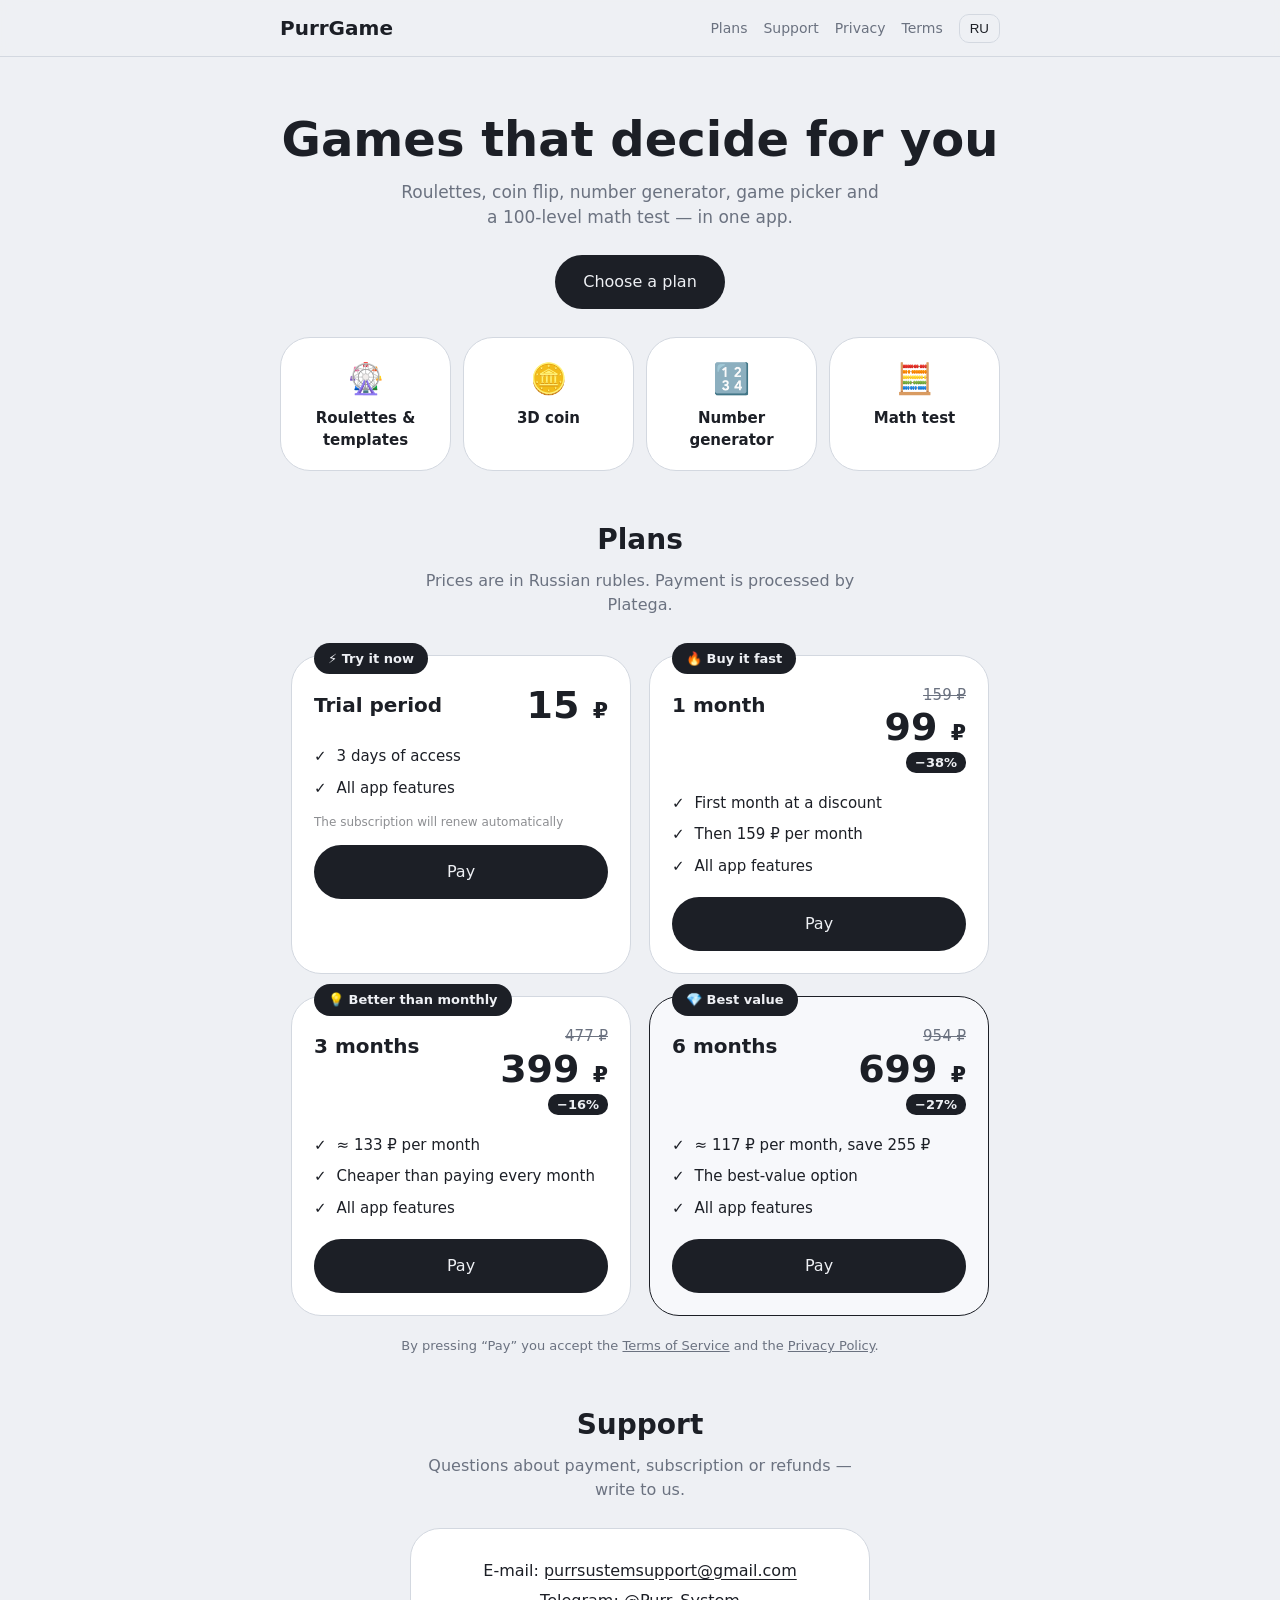
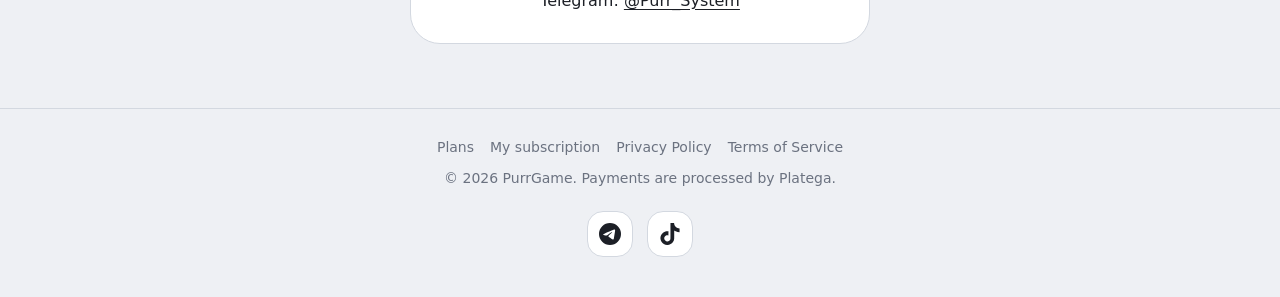
<file: index.html>
<!DOCTYPE html>
<html lang="ru" data-lang="ru" data-t-ru="PurrGame — тарифы и подписка" data-t-en="PurrGame — plans and subscription">
<head>
<meta charset="utf-8">
<meta name="viewport" content="width=device-width, initial-scale=1, viewport-fit=cover">
<meta name="color-scheme" content="dark light">
<title>PurrGame — тарифы и подписка</title>
<style>
/* Тема подхватывается автоматически из настроек устройства (тёмная / светлая) */
  :root { --bg:#121418; --card:#1e2229; --card2:#262b34; --line:#343a45; --text:#eef0f4; --muted:#9099a8; --acc:#f0f2f6; --hdr:rgba(18,20,24,.92); --doc:#cfd3db; --strong:#c9ced8; }
  @media (prefers-color-scheme: light) {
    :root { --bg:#eef0f4; --card:#ffffff; --card2:#f7f8fb; --line:#d3d8e0; --text:#1c1f26; --muted:#6b7280; --acc:#1c1f26; --hdr:rgba(238,240,244,.92); --doc:#3a3f4a; --strong:#1c1f26; }
  }
  * { box-sizing:border-box; margin:0; padding:0; -webkit-tap-highlight-color:transparent; }
  html { scroll-behavior:smooth; scroll-padding-top:70px; background:var(--bg); }
  body { background:var(--bg); color:var(--text); font-family:system-ui,-apple-system,"Segoe UI",Roboto,Arial,sans-serif; line-height:1.5; overflow-x:hidden; }
  a { color:inherit; }
  .en { display:none; }
  html[data-lang="en"] .en { display:inline; }
  html[data-lang="en"] .ru { display:none; }
  .wrap { width:100%; max-width:760px; margin:0 auto; padding:0 20px; }

  header { position:sticky; top:0; z-index:10; background:var(--hdr); backdrop-filter:blur(8px); border-bottom:1px solid var(--line); }
  header .wrap { display:flex; align-items:center; justify-content:space-between; gap:12px; height:56px; }
  .logo { font-weight:800; font-size:20px; text-decoration:none; }
  nav { display:flex; align-items:center; gap:16px; font-size:14px; color:var(--muted); }
  nav a { text-decoration:none; } nav a:hover { color:var(--text); }
  .lang { padding:6px 10px; font:700 13px inherit; color:var(--text); background:none; border:1px solid var(--line); border-radius:10px; cursor:pointer; }

  .sq { border-radius:30px; }
  @supports (corner-shape:squircle) { .sq { corner-shape:squircle; border-radius:48px; } }

  .hero { text-align:center; padding:56px 0 28px; }
  .hero h1 { font-size:clamp(32px,8vw,48px); line-height:1.1; font-weight:800; }
  .hero p { max-width:480px; margin:14px auto 24px; color:var(--muted); font-size:17px; }
  .btn { display:inline-block; padding:15px 28px; font:700 17px/1 inherit; text-align:center; text-decoration:none; color:var(--bg); background:var(--acc); border:0; cursor:pointer; }
  .btn:active { opacity:.8; }
  h2 { font-size:28px; font-weight:800; text-align:center; padding:48px 0 8px; }
  .sub { text-align:center; color:var(--muted); max-width:460px; margin:0 auto 26px; }

  .feat { display:grid; grid-template-columns:repeat(auto-fit,minmax(150px,1fr)); gap:12px; }
  .feat div { background:var(--card); border:1px solid var(--line); padding:18px; text-align:center; font-weight:600; font-size:15px; }
  .feat i { display:block; font-style:normal; font-size:30px; margin-bottom:6px; }

  .plans { display:grid; grid-template-columns:repeat(auto-fit,minmax(0,340px)); justify-content:center; gap:22px 18px; padding-top:12px; }
  .plan { position:relative; width:100%; background:var(--card); border:1px solid var(--line); padding:34px 24px 24px; display:flex; flex-direction:column; text-align:center; }
  .plan.best { border-color:var(--strong); background:var(--card2); }
  .badge { position:absolute; top:-13px; left:50%; transform:translateX(-50%); white-space:nowrap; padding:6px 14px; font-size:13px; font-weight:700; color:var(--bg); background:var(--acc); border-radius:20px; }
  .plan h3 { font-size:19px; font-weight:700; color:var(--muted); }
  .price { font-size:46px; font-weight:800; line-height:1.15; padding-top:6px; }
  .price small { font-size:22px; font-weight:700; }
  .note { margin:6px 0 18px; min-height:42px; font-size:14px; color:var(--muted); }
  .auto { margin-top:-8px; margin-bottom:14px; font-size:12px; opacity:.5; }
  .plan .btn { margin-top:auto; width:100%; }
  .agree { text-align:center; font-size:13px; color:var(--muted); margin-top:20px; }

  #mysub { display:none; max-width:340px; margin:30px auto 0; background:var(--card2); border:1px solid var(--strong); padding:24px; text-align:center; }
  #mysub.on { display:block; }
  #mysub h3 { font-size:20px; } #mysub p { color:var(--muted); font-size:14px; margin-top:6px; }
  .link { margin-top:16px; padding:12px 18px; font:600 15px inherit; color:var(--text); background:none; border:1px solid var(--line); border-radius:16px; cursor:pointer; }
  .ask { display:none; margin-top:16px; } .ask.on { display:block; }
  .ask b { display:block; font-size:18px; margin-bottom:12px; }
  .ask .row { display:flex; gap:10px; justify-content:center; }
  .ask button { flex:1; max-width:120px; padding:12px; font:700 16px inherit; border-radius:16px; border:1px solid var(--line); cursor:pointer; }
  .yes { background:var(--acc); color:var(--bg); } .no { background:var(--card); color:var(--text); }
  .done { display:none; margin-top:16px; } .done.on { display:block; }
  .done b { display:block; font-size:16px; }

  .contacts { max-width:460px; margin:0 auto; background:var(--card); border:1px solid var(--line); padding:24px; text-align:center; }
  .contacts p { margin:6px 0; }
  .contacts a, .doc a { text-decoration:underline; text-underline-offset:3px; }
  .doc { max-width:660px; margin:0 auto; font-size:15px; color:var(--doc); }
  .doc h4 { font-size:16px; color:var(--text); margin:20px 0 6px; }
  .doc p { margin:6px 0; }
  .doc .date { text-align:center; color:var(--muted); font-size:14px; margin-bottom:10px; }
  footer { margin-top:64px; padding:28px 0 40px; border-top:1px solid var(--line); text-align:center; color:var(--muted); font-size:14px; }
  footer nav { justify-content:center; flex-wrap:wrap; margin-bottom:10px; }
  @media (max-width:520px) { header nav .opt { display:none; } nav { gap:12px; font-size:13px; } }

  /* ===== тарифы в виде строк с галочками (новый вид) ===== */
  .plan { display:block; text-align:left; padding:28px 22px 22px; }
  .plan .head { display:flex; justify-content:space-between; align-items:flex-start; gap:12px; }
  .plan h3 { font-size:20px; font-weight:800; color:var(--text); padding-top:6px; }
  .pr { text-align:right; }
  .old { font-size:15px; color:var(--muted); text-decoration:line-through; min-height:20px; }
  .price { font-size:38px; padding-top:0; white-space:nowrap; }
  .off { display:inline-block; margin-top:2px; padding:1px 9px; font-size:13px; font-weight:800; color:var(--bg); background:var(--acc); border-radius:10px; }
  .ticks { list-style:none; display:grid; gap:9px; margin:18px 0 20px; font-size:15px; }
  .ticks li::before { content:"✓"; margin-right:10px; font-weight:800; }
  .badge { left:22px; transform:none; }
  .plan .auto { margin:-6px 0 14px; }
  .plan .btn { margin-top:0; }

  /* ===== страница подписки, документы, соцсети ===== */
  .page { padding:32px 0 8px; }
  .back { display:inline-block; margin:22px 0 0; color:var(--muted); text-decoration:none; font-size:15px; }
  .nosub { display:none; text-align:center; max-width:340px; margin:30px auto 0; padding:24px; background:var(--card); border:1px solid var(--line); }
  .nosub.on { display:block; }
  .nosub p { color:var(--muted); margin-bottom:16px; }
  .social { display:flex; justify-content:center; gap:14px; margin-top:22px; }
  .social a { width:46px; height:46px; display:flex; align-items:center; justify-content:center; color:var(--text); background:var(--card); border:1px solid var(--line); border-radius:16px; }
  .social a:active { opacity:.7; }
  .social svg { width:22px; height:22px; fill:currentColor; }

</style>
<script>
/* PurrGame — общий скрипт */
/* Язык по устройству (ru/be/kk → русский, иначе английский); кнопка RU/EN запоминает выбор */
(function () {
  var l = null, h = document.documentElement;
  try { l = localStorage.getItem("pg_site_lang"); } catch (e) {}
  if (l !== "ru" && l !== "en") {
    var n = (navigator.languages && navigator.languages[0]) || navigator.language || "ru";
    l = /^(ru|be|kk)/i.test(n) ? "ru" : "en";
  }
  h.setAttribute("data-lang", l); h.lang = l;
  document.title = h.getAttribute("data-t-" + l) || document.title;
})();

/* Ссылки на оплату Platega — вставьте свои между кавычками. Пока пусто, кнопка работает в демо-режиме. */
var PAY = { trial: "", m1: "", m3: "", m6: "" };
var NAMES = {
  trial: ["Пробный период · 3 дня", "Trial period · 3 days"], m1: ["1 месяц", "1 month"],
  m3: ["3 месяца", "3 months"], m6: ["6 месяцев", "6 months"]
};
function ls(k, v) {
  try { if (v === undefined) return localStorage.getItem(k); if (v === null) localStorage.removeItem(k); else localStorage.setItem(k, v); } catch (e) {}
  return null;
}

document.addEventListener("DOMContentLoaded", function () {
  var h = document.documentElement;
  var lb = document.getElementById("lang");
  if (lb) lb.addEventListener("click", function () {
    var en = h.getAttribute("data-lang") !== "en", l = en ? "en" : "ru";
    h.setAttribute("data-lang", l); h.lang = l;
    document.title = h.getAttribute("data-t-" + l) || document.title;
    try { localStorage.setItem("pg_site_lang", l); } catch (e) {}
  });

  var box = document.getElementById("mysub");
  if (!box) return;                                   /* дальше — только главная страница */
  var nameEl = document.getElementById("subname"), ask = document.getElementById("ask"),
      done = document.getElementById("done"), cancelBtn = document.getElementById("cancelBtn");

  function show() {
    var plan = ls("pg_plan"), canceled = ls("pg_cancel") === "1";
    if (!plan || !NAMES[plan]) { box.classList.remove("on"); return; }
    box.classList.add("on");
    nameEl.innerHTML = '<span class="ru">Тариф: ' + NAMES[plan][0] + '</span><span class="en">Plan: ' + NAMES[plan][1] + '</span>';
    cancelBtn.style.display = canceled ? "none" : "";
    ask.classList.remove("on"); done.classList.toggle("on", canceled);
  }

  document.querySelectorAll(".buy").forEach(function (a) {
    var key = a.getAttribute("data-plan"), url = PAY[key];
    a.href = url || "#mysub";
    a.addEventListener("click", function (e) {
      ls("pg_plan", key); ls("pg_cancel", null);
      if (!url) { e.preventDefault(); show(); box.scrollIntoView({ behavior: "smooth", block: "center" }); }   /* демо */
    });
  });

  cancelBtn.addEventListener("click", function () { ask.classList.add("on"); cancelBtn.style.display = "none"; });
  document.getElementById("no").addEventListener("click", function () { ask.classList.remove("on"); cancelBtn.style.display = ""; });
  document.getElementById("yes").addEventListener("click", function () { ls("pg_cancel", "1"); show(); });
  show();
});

</script>
</head>
<body>
<header>
  <div class="wrap">
    <a class="logo" href="index.html">PurrGame</a>
    <nav>
      <a class="opt" href="index.html#plans"><span class="ru">Тарифы</span><span class="en">Plans</span></a>
      <a class="opt" href="index.html#support"><span class="ru">Поддержка</span><span class="en">Support</span></a>
      <a href="privacy.html"><span class="ru">Политика</span><span class="en">Privacy</span></a>
      <a href="terms.html"><span class="ru">Соглашение</span><span class="en">Terms</span></a>
      <button class="lang" id="lang" type="button"><span class="ru">EN</span><span class="en">RU</span></button>
    </nav>
  </div>
</header>
<main id="top">
  <section class="wrap hero">
    <h1><span class="ru">Игры, которые решают за тебя</span><span class="en">Games that decide for you</span></h1>
    <p><span class="ru">Рулетки, монетка, генератор чисел, подбор игры и математический тест на 100 уровней — в одном приложении.</span><span class="en">Roulettes, coin flip, number generator, game picker and a 100-level math test — in one app.</span></p>
    <a class="btn sq" href="#plans"><span class="ru">Выбрать тариф</span><span class="en">Choose a plan</span></a>
  </section>

  <section class="wrap">
    <div class="feat">
      <div class="sq"><i>🎡</i><span class="ru">Рулетки и шаблоны</span><span class="en">Roulettes &amp; templates</span></div>
      <div class="sq"><i>🪙</i><span class="ru">3D-монетка</span><span class="en">3D coin</span></div>
      <div class="sq"><i>🔢</i><span class="ru">Генератор чисел</span><span class="en">Number generator</span></div>
      <div class="sq"><i>🧮</i><span class="ru">Математический тест</span><span class="en">Math test</span></div>
    </div>
  </section>

  <section class="wrap" id="plans">
    <h2><span class="ru">Тарифы</span><span class="en">Plans</span></h2>
    <p class="sub"><span class="ru">Цены указаны в рублях. Оплата — через платёжный сервис Platega.</span><span class="en">Prices are in Russian rubles. Payment is processed by Platega.</span></p>
    <div class="plans">
      <article class="plan sq">
        <span class="badge"><span class="ru">⚡ Попробуй сейчас</span><span class="en">⚡ Try it now</span></span>
        <div class="head"><h3><span class="ru">Пробный период</span><span class="en">Trial period</span></h3><div class="pr"><div class="price">15 <small>₽</small></div></div></div>
        <ul class="ticks"><li><span class="ru">3 дня доступа</span><span class="en">3 days of access</span></li><li><span class="ru">Все функции приложения</span><span class="en">All app features</span></li></ul>
        <p class="auto"><span class="ru">Подписка будет продлеваться автоматически</span><span class="en">The subscription will renew automatically</span></p>
        <a class="btn sq buy" href="subscription.html?plan=trial" data-plan="trial"><span class="ru">Оплатить</span><span class="en">Pay</span></a>
      </article>
      <article class="plan sq">
        <span class="badge"><span class="ru">🔥 Покупай быстрее</span><span class="en">🔥 Buy it fast</span></span>
        <div class="head"><h3><span class="ru">1 месяц</span><span class="en">1 month</span></h3><div class="pr"><div class="old">159 ₽</div><div class="price">99 <small>₽</small></div><span class="off">−38%</span></div></div>
        <ul class="ticks"><li><span class="ru">Первый месяц со скидкой</span><span class="en">First month at a discount</span></li><li><span class="ru">Далее 159 ₽ в месяц</span><span class="en">Then 159 ₽ per month</span></li><li><span class="ru">Все функции приложения</span><span class="en">All app features</span></li></ul>
        
        <a class="btn sq buy" href="subscription.html?plan=m1" data-plan="m1"><span class="ru">Оплатить</span><span class="en">Pay</span></a>
      </article>
      <article class="plan sq">
        <span class="badge"><span class="ru">💡 Выгоднее, чем помесячно</span><span class="en">💡 Better than monthly</span></span>
        <div class="head"><h3><span class="ru">3 месяца</span><span class="en">3 months</span></h3><div class="pr"><div class="old">477 ₽</div><div class="price">399 <small>₽</small></div><span class="off">−16%</span></div></div>
        <ul class="ticks"><li><span class="ru">≈ 133 ₽ в месяц</span><span class="en">≈ 133 ₽ per month</span></li><li><span class="ru">Выгоднее, чем платить каждый месяц</span><span class="en">Cheaper than paying every month</span></li><li><span class="ru">Все функции приложения</span><span class="en">All app features</span></li></ul>
        
        <a class="btn sq buy" href="subscription.html?plan=m3" data-plan="m3"><span class="ru">Оплатить</span><span class="en">Pay</span></a>
      </article>
      <article class="plan sq best">
        <span class="badge"><span class="ru">💎 Самый выгодный</span><span class="en">💎 Best value</span></span>
        <div class="head"><h3><span class="ru">6 месяцев</span><span class="en">6 months</span></h3><div class="pr"><div class="old">954 ₽</div><div class="price">699 <small>₽</small></div><span class="off">−27%</span></div></div>
        <ul class="ticks"><li><span class="ru">≈ 117 ₽ в месяц, экономия 255 ₽</span><span class="en">≈ 117 ₽ per month, save 255 ₽</span></li><li><span class="ru">Самый выгодный вариант</span><span class="en">The best-value option</span></li><li><span class="ru">Все функции приложения</span><span class="en">All app features</span></li></ul>
        
        <a class="btn sq buy" href="subscription.html?plan=m6" data-plan="m6"><span class="ru">Оплатить</span><span class="en">Pay</span></a>
      </article>
    </div>
    <p class="agree"><span class="ru">Нажимая «Оплатить», вы принимаете <a href="terms.html">Пользовательское соглашение</a> и <a href="privacy.html">Политику конфиденциальности</a>.</span><span class="en">By pressing “Pay” you accept the <a href="terms.html">Terms of Service</a> and the <a href="privacy.html">Privacy Policy</a>.</span></p>
    <div id="mysub" class="sq">
    <h3><span class="ru">Подписка оформлена</span><span class="en">Subscription active</span></h3>
    <p id="subname"></p>
    <button class="link" id="cancelBtn" type="button"><span class="ru">Отменить подписку</span><span class="en">Cancel subscription</span></button>
    <div class="ask" id="ask">
      <b><span class="ru">Вы уверены?</span><span class="en">Are you sure?</span></b>
      <div class="row"><button class="yes" id="yes" type="button"><span class="ru">Да</span><span class="en">Yes</span></button><button class="no" id="no" type="button"><span class="ru">Нет</span><span class="en">No</span></button></div>
    </div>
    <div class="done" id="done">
      <b><span class="ru">Подписка будет отменена в течение 15 минут</span><span class="en">Your subscription will be canceled within 15 minutes</span></b>
      <p><span class="ru">Подписка будет действовать до окончания оплаченного периода</span><span class="en">Your subscription stays active until the end of the paid period</span></p>
    </div>
  </div>

  </section>

  <section class="wrap" id="support">
    <h2><span class="ru">Поддержка</span><span class="en">Support</span></h2>
    <p class="sub"><span class="ru">Вопросы по оплате, подписке и возврату — пишите нам.</span><span class="en">Questions about payment, subscription or refunds — write to us.</span></p>
    <div class="contacts sq">
      <p><span class="ru">Почта:</span><span class="en">E-mail:</span> <a href="mailto:purrsustemsupport@gmail.com">purrsustemsupport@gmail.com</a></p>
      <p>Telegram: <a href="https://t.me/Purr_System">@Purr_System</a></p>
    </div>
  </section>
</main>
<footer>
  <div class="wrap">
    <nav>
      <a href="index.html#plans"><span class="ru">Тарифы</span><span class="en">Plans</span></a>
      <a href="index.html#mysub"><span class="ru">Моя подписка</span><span class="en">My subscription</span></a>
      <a href="privacy.html"><span class="ru">Политика конфиденциальности</span><span class="en">Privacy Policy</span></a>
      <a href="terms.html"><span class="ru">Пользовательское соглашение</span><span class="en">Terms of Service</span></a>
    </nav>
    <p><span class="ru">© 2026 PurrGame. Оплата принимается через Platega.</span><span class="en">© 2026 PurrGame. Payments are processed by Platega.</span></p>
    <div class="social">
      <a href="https://t.me/PurrSystem" target="_blank" rel="noopener" aria-label="Telegram"><svg viewBox="0 0 24 24" aria-hidden="true"><path d="M11.944 0A12 12 0 0 0 0 12a12 12 0 0 0 12 12 12 12 0 0 0 12-12A12 12 0 0 0 12 0a12 12 0 0 0-.056 0zm4.962 7.224c.1-.002.321.023.465.14a.506.506 0 0 1 .171.325c.016.093.036.306.02.472-.18 1.898-.962 6.502-1.36 8.627-.168.9-.499 1.201-.82 1.23-.696.065-1.225-.46-1.9-.902-1.056-.693-1.653-1.124-2.678-1.8-1.185-.78-.417-1.21.258-1.91.177-.184 3.247-2.977 3.307-3.23.007-.032.014-.15-.056-.212s-.174-.041-.249-.024c-.106.024-1.793 1.14-5.061 3.345-.48.33-.913.49-1.302.48-.428-.008-1.252-.241-1.865-.44-.752-.245-1.349-.374-1.297-.789.027-.216.325-.437.893-.663 3.498-1.524 5.83-2.529 6.998-3.014 3.332-1.386 4.025-1.627 4.476-1.635z"/></svg></a>
      <a href="https://www.tiktok.com/@purrsustem" target="_blank" rel="noopener" aria-label="TikTok"><svg viewBox="0 0 24 24" aria-hidden="true"><path d="M12.525.02c1.31-.02 2.61-.01 3.91-.02.08 1.53.63 3.09 1.75 4.17 1.12 1.11 2.7 1.62 4.24 1.79v4.03c-1.44-.05-2.89-.35-4.2-.97-.57-.26-1.1-.59-1.62-.93-.01 2.92.01 5.84-.02 8.75-.08 1.4-.54 2.79-1.35 3.94-1.31 1.92-3.58 3.17-5.91 3.21-1.43.08-2.86-.31-4.08-1.03-2.02-1.19-3.44-3.37-3.65-5.71-.02-.5-.03-1-.01-1.49.18-1.9 1.12-3.72 2.58-4.96 1.66-1.44 3.98-2.13 6.15-1.72.02 1.48-.04 2.96-.04 4.44-.99-.32-2.15-.23-3.02.37-.63.41-1.11 1.04-1.36 1.75-.21.51-.15 1.07-.14 1.61.24 1.64 1.82 3.02 3.5 2.87 1.12-.01 2.19-.66 2.77-1.61.19-.33.4-.67.41-1.06.1-1.79.06-3.57.07-5.36.01-4.03-.01-8.05.02-12.07z"/></svg></a>
    </div>
  </div>
</footer>
</body>
</html>
</file>
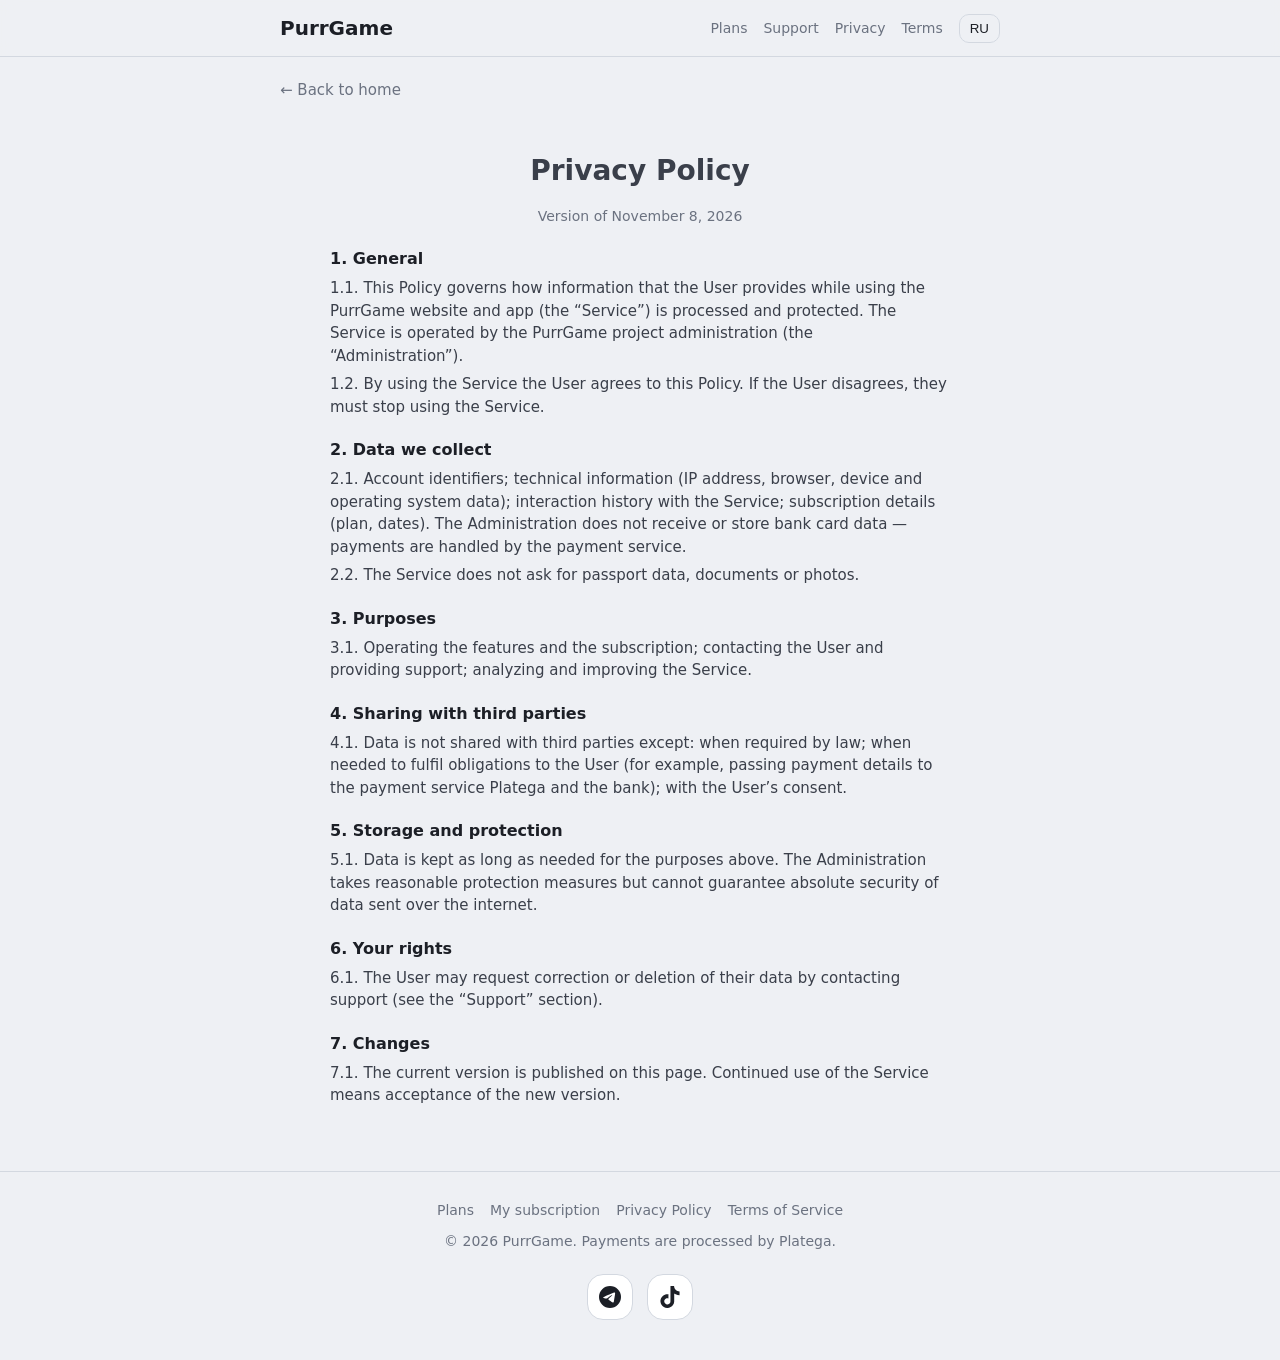
<file: privacy.html>
<!DOCTYPE html>
<html lang="ru" data-lang="ru" data-t-ru="Политика конфиденциальности — PurrGame" data-t-en="Privacy Policy — PurrGame">
<head>
<meta charset="utf-8">
<meta name="viewport" content="width=device-width, initial-scale=1, viewport-fit=cover">
<meta name="color-scheme" content="dark light">
<title>Политика конфиденциальности — PurrGame</title>
<style>
/* Тема подхватывается автоматически из настроек устройства (тёмная / светлая) */
  :root { --bg:#121418; --card:#1e2229; --card2:#262b34; --line:#343a45; --text:#eef0f4; --muted:#9099a8; --acc:#f0f2f6; --hdr:rgba(18,20,24,.92); --doc:#cfd3db; --strong:#c9ced8; }
  @media (prefers-color-scheme: light) {
    :root { --bg:#eef0f4; --card:#ffffff; --card2:#f7f8fb; --line:#d3d8e0; --text:#1c1f26; --muted:#6b7280; --acc:#1c1f26; --hdr:rgba(238,240,244,.92); --doc:#3a3f4a; --strong:#1c1f26; }
  }
  * { box-sizing:border-box; margin:0; padding:0; -webkit-tap-highlight-color:transparent; }
  html { scroll-behavior:smooth; scroll-padding-top:70px; background:var(--bg); }
  body { background:var(--bg); color:var(--text); font-family:system-ui,-apple-system,"Segoe UI",Roboto,Arial,sans-serif; line-height:1.5; overflow-x:hidden; }
  a { color:inherit; }
  .en { display:none; }
  html[data-lang="en"] .en { display:inline; }
  html[data-lang="en"] .ru { display:none; }
  .wrap { width:100%; max-width:760px; margin:0 auto; padding:0 20px; }

  header { position:sticky; top:0; z-index:10; background:var(--hdr); backdrop-filter:blur(8px); border-bottom:1px solid var(--line); }
  header .wrap { display:flex; align-items:center; justify-content:space-between; gap:12px; height:56px; }
  .logo { font-weight:800; font-size:20px; text-decoration:none; }
  nav { display:flex; align-items:center; gap:16px; font-size:14px; color:var(--muted); }
  nav a { text-decoration:none; } nav a:hover { color:var(--text); }
  .lang { padding:6px 10px; font:700 13px inherit; color:var(--text); background:none; border:1px solid var(--line); border-radius:10px; cursor:pointer; }

  .sq { border-radius:30px; }
  @supports (corner-shape:squircle) { .sq { corner-shape:squircle; border-radius:48px; } }

  .hero { text-align:center; padding:56px 0 28px; }
  .hero h1 { font-size:clamp(32px,8vw,48px); line-height:1.1; font-weight:800; }
  .hero p { max-width:480px; margin:14px auto 24px; color:var(--muted); font-size:17px; }
  .btn { display:inline-block; padding:15px 28px; font:700 17px/1 inherit; text-align:center; text-decoration:none; color:var(--bg); background:var(--acc); border:0; cursor:pointer; }
  .btn:active { opacity:.8; }
  h2 { font-size:28px; font-weight:800; text-align:center; padding:48px 0 8px; }
  .sub { text-align:center; color:var(--muted); max-width:460px; margin:0 auto 26px; }

  .feat { display:grid; grid-template-columns:repeat(auto-fit,minmax(150px,1fr)); gap:12px; }
  .feat div { background:var(--card); border:1px solid var(--line); padding:18px; text-align:center; font-weight:600; font-size:15px; }
  .feat i { display:block; font-style:normal; font-size:30px; margin-bottom:6px; }

  .plans { display:grid; grid-template-columns:repeat(auto-fit,minmax(0,340px)); justify-content:center; gap:22px 18px; padding-top:12px; }
  .plan { position:relative; width:100%; background:var(--card); border:1px solid var(--line); padding:34px 24px 24px; display:flex; flex-direction:column; text-align:center; }
  .plan.best { border-color:var(--strong); background:var(--card2); }
  .badge { position:absolute; top:-13px; left:50%; transform:translateX(-50%); white-space:nowrap; padding:6px 14px; font-size:13px; font-weight:700; color:var(--bg); background:var(--acc); border-radius:20px; }
  .plan h3 { font-size:19px; font-weight:700; color:var(--muted); }
  .price { font-size:46px; font-weight:800; line-height:1.15; padding-top:6px; }
  .price small { font-size:22px; font-weight:700; }
  .note { margin:6px 0 18px; min-height:42px; font-size:14px; color:var(--muted); }
  .auto { margin-top:-8px; margin-bottom:14px; font-size:12px; opacity:.5; }
  .plan .btn { margin-top:auto; width:100%; }
  .agree { text-align:center; font-size:13px; color:var(--muted); margin-top:20px; }

  #mysub { display:none; max-width:340px; margin:30px auto 0; background:var(--card2); border:1px solid var(--strong); padding:24px; text-align:center; }
  #mysub.on { display:block; }
  #mysub h3 { font-size:20px; } #mysub p { color:var(--muted); font-size:14px; margin-top:6px; }
  .link { margin-top:16px; padding:12px 18px; font:600 15px inherit; color:var(--text); background:none; border:1px solid var(--line); border-radius:16px; cursor:pointer; }
  .ask { display:none; margin-top:16px; } .ask.on { display:block; }
  .ask b { display:block; font-size:18px; margin-bottom:12px; }
  .ask .row { display:flex; gap:10px; justify-content:center; }
  .ask button { flex:1; max-width:120px; padding:12px; font:700 16px inherit; border-radius:16px; border:1px solid var(--line); cursor:pointer; }
  .yes { background:var(--acc); color:var(--bg); } .no { background:var(--card); color:var(--text); }
  .done { display:none; margin-top:16px; } .done.on { display:block; }
  .done b { display:block; font-size:16px; }

  .contacts { max-width:460px; margin:0 auto; background:var(--card); border:1px solid var(--line); padding:24px; text-align:center; }
  .contacts p { margin:6px 0; }
  .contacts a, .doc a { text-decoration:underline; text-underline-offset:3px; }
  .doc { max-width:660px; margin:0 auto; font-size:15px; color:var(--doc); }
  .doc h4 { font-size:16px; color:var(--text); margin:20px 0 6px; }
  .doc p { margin:6px 0; }
  .doc .date { text-align:center; color:var(--muted); font-size:14px; margin-bottom:10px; }
  footer { margin-top:64px; padding:28px 0 40px; border-top:1px solid var(--line); text-align:center; color:var(--muted); font-size:14px; }
  footer nav { justify-content:center; flex-wrap:wrap; margin-bottom:10px; }
  @media (max-width:520px) { header nav .opt { display:none; } nav { gap:12px; font-size:13px; } }

  /* ===== тарифы в виде строк с галочками (новый вид) ===== */
  .plan { display:block; text-align:left; padding:28px 22px 22px; }
  .plan .head { display:flex; justify-content:space-between; align-items:flex-start; gap:12px; }
  .plan h3 { font-size:20px; font-weight:800; color:var(--text); padding-top:6px; }
  .pr { text-align:right; }
  .old { font-size:15px; color:var(--muted); text-decoration:line-through; min-height:20px; }
  .price { font-size:38px; padding-top:0; white-space:nowrap; }
  .off { display:inline-block; margin-top:2px; padding:1px 9px; font-size:13px; font-weight:800; color:var(--bg); background:var(--acc); border-radius:10px; }
  .ticks { list-style:none; display:grid; gap:9px; margin:18px 0 20px; font-size:15px; }
  .ticks li::before { content:"✓"; margin-right:10px; font-weight:800; }
  .badge { left:22px; transform:none; }
  .plan .auto { margin:-6px 0 14px; }
  .plan .btn { margin-top:0; }

  /* ===== страница подписки, документы, соцсети ===== */
  .page { padding:32px 0 8px; }
  .back { display:inline-block; margin:22px 0 0; color:var(--muted); text-decoration:none; font-size:15px; }
  .nosub { display:none; text-align:center; max-width:340px; margin:30px auto 0; padding:24px; background:var(--card); border:1px solid var(--line); }
  .nosub.on { display:block; }
  .nosub p { color:var(--muted); margin-bottom:16px; }
  .social { display:flex; justify-content:center; gap:14px; margin-top:22px; }
  .social a { width:46px; height:46px; display:flex; align-items:center; justify-content:center; color:var(--text); background:var(--card); border:1px solid var(--line); border-radius:16px; }
  .social a:active { opacity:.7; }
  .social svg { width:22px; height:22px; fill:currentColor; }

</style>
<script>
/* PurrGame — общий скрипт */
/* Язык по устройству (ru/be/kk → русский, иначе английский); кнопка RU/EN запоминает выбор */
(function () {
  var l = null, h = document.documentElement;
  try { l = localStorage.getItem("pg_site_lang"); } catch (e) {}
  if (l !== "ru" && l !== "en") {
    var n = (navigator.languages && navigator.languages[0]) || navigator.language || "ru";
    l = /^(ru|be|kk)/i.test(n) ? "ru" : "en";
  }
  h.setAttribute("data-lang", l); h.lang = l;
  document.title = h.getAttribute("data-t-" + l) || document.title;
})();

/* Ссылки на оплату Platega — вставьте свои между кавычками. Пока пусто, кнопка работает в демо-режиме. */
var PAY = { trial: "", m1: "", m3: "", m6: "" };
var NAMES = {
  trial: ["Пробный период · 3 дня", "Trial period · 3 days"], m1: ["1 месяц", "1 month"],
  m3: ["3 месяца", "3 months"], m6: ["6 месяцев", "6 months"]
};
function ls(k, v) {
  try { if (v === undefined) return localStorage.getItem(k); if (v === null) localStorage.removeItem(k); else localStorage.setItem(k, v); } catch (e) {}
  return null;
}

document.addEventListener("DOMContentLoaded", function () {
  var h = document.documentElement;
  var lb = document.getElementById("lang");
  if (lb) lb.addEventListener("click", function () {
    var en = h.getAttribute("data-lang") !== "en", l = en ? "en" : "ru";
    h.setAttribute("data-lang", l); h.lang = l;
    document.title = h.getAttribute("data-t-" + l) || document.title;
    try { localStorage.setItem("pg_site_lang", l); } catch (e) {}
  });

  var box = document.getElementById("mysub");
  if (!box) return;                                   /* дальше — только главная страница */
  var nameEl = document.getElementById("subname"), ask = document.getElementById("ask"),
      done = document.getElementById("done"), cancelBtn = document.getElementById("cancelBtn");

  function show() {
    var plan = ls("pg_plan"), canceled = ls("pg_cancel") === "1";
    if (!plan || !NAMES[plan]) { box.classList.remove("on"); return; }
    box.classList.add("on");
    nameEl.innerHTML = '<span class="ru">Тариф: ' + NAMES[plan][0] + '</span><span class="en">Plan: ' + NAMES[plan][1] + '</span>';
    cancelBtn.style.display = canceled ? "none" : "";
    ask.classList.remove("on"); done.classList.toggle("on", canceled);
  }

  document.querySelectorAll(".buy").forEach(function (a) {
    var key = a.getAttribute("data-plan"), url = PAY[key];
    a.href = url || "#mysub";
    a.addEventListener("click", function (e) {
      ls("pg_plan", key); ls("pg_cancel", null);
      if (!url) { e.preventDefault(); show(); box.scrollIntoView({ behavior: "smooth", block: "center" }); }   /* демо */
    });
  });

  cancelBtn.addEventListener("click", function () { ask.classList.add("on"); cancelBtn.style.display = "none"; });
  document.getElementById("no").addEventListener("click", function () { ask.classList.remove("on"); cancelBtn.style.display = ""; });
  document.getElementById("yes").addEventListener("click", function () { ls("pg_cancel", "1"); show(); });
  show();
});

</script>
</head>
<body>
<header>
  <div class="wrap">
    <a class="logo" href="index.html">PurrGame</a>
    <nav>
      <a class="opt" href="index.html#plans"><span class="ru">Тарифы</span><span class="en">Plans</span></a>
      <a class="opt" href="index.html#support"><span class="ru">Поддержка</span><span class="en">Support</span></a>
      <a href="privacy.html"><span class="ru">Политика</span><span class="en">Privacy</span></a>
      <a href="terms.html"><span class="ru">Соглашение</span><span class="en">Terms</span></a>
      <button class="lang" id="lang" type="button"><span class="ru">EN</span><span class="en">RU</span></button>
    </nav>
  </div>
</header>
<main><div class="wrap"><a class="back" href="index.html"><span class="ru">← На главную</span><span class="en">← Back to home</span></a></div><section class="wrap doc" id="privacy">
    <h2><span class="ru">Политика конфиденциальности</span><span class="en">Privacy Policy</span></h2>
    <p class="date"><span class="ru">Редакция от 8 ноября 2026 г.</span><span class="en">Version of November 8, 2026</span></p>
    <h4><span class="ru">1. Общие положения</span><span class="en">1. General</span></h4>
    <p><span class="ru">1.1. Настоящая Политика регулирует обработку и защиту информации, которую Пользователь передаёт при использовании сайта и приложения PurrGame (далее — «Сервис»), владелец — Администрация проекта PurrGame (далее — «Администрация»).</span><span class="en">1.1. This Policy governs how information that the User provides while using the PurrGame website and app (the “Service”) is processed and protected. The Service is operated by the PurrGame project administration (the “Administration”).</span></p>
    <p><span class="ru">1.2. Используя Сервис, Пользователь соглашается с Политикой. Если он не согласен, он обязан прекратить использование Сервиса.</span><span class="en">1.2. By using the Service the User agrees to this Policy. If the User disagrees, they must stop using the Service.</span></p>
    <h4><span class="ru">2. Какие данные собираются</span><span class="en">2. Data we collect</span></h4>
    <p><span class="ru">2.1. Идентификаторы аккаунта; техническая информация (IP-адрес, данные о браузере, устройстве и операционной системе); история взаимодействий с Сервисом; сведения о подписке (тариф, даты). Данные банковской карты Администрация не получает и не хранит — платёж проходит на стороне платёжного сервиса.</span><span class="en">2.1. Account identifiers; technical information (IP address, browser, device and operating system data); interaction history with the Service; subscription details (plan, dates). The Administration does not receive or store bank card data — payments are handled by the payment service.</span></p>
    <p><span class="ru">2.2. Паспортные данные, документы и фотографии Сервис не запрашивает.</span><span class="en">2.2. The Service does not ask for passport data, documents or photos.</span></p>
    <h4><span class="ru">3. Цели использования</span><span class="en">3. Purposes</span></h4>
    <p><span class="ru">3.1. Обеспечение работы функционала и подписки; связь с Пользователем и поддержка; анализ и улучшение Сервиса.</span><span class="en">3.1. Operating the features and the subscription; contacting the User and providing support; analyzing and improving the Service.</span></p>
    <h4><span class="ru">4. Передача третьим лицам</span><span class="en">4. Sharing with third parties</span></h4>
    <p><span class="ru">4.1. Данные не передаются третьим лицам, кроме случаев: требование закона; необходимость исполнения обязательств перед Пользователем (например, передача данных о платеже платёжному сервису Platega и банку); согласие Пользователя.</span><span class="en">4.1. Data is not shared with third parties except: when required by law; when needed to fulfil obligations to the User (for example, passing payment details to the payment service Platega and the bank); with the User’s consent.</span></p>
    <h4><span class="ru">5. Хранение и защита</span><span class="en">5. Storage and protection</span></h4>
    <p><span class="ru">5.1. Данные хранятся столько, сколько нужно для целей обработки. Администрация принимает разумные меры защиты, но не гарантирует абсолютную безопасность передачи данных через интернет.</span><span class="en">5.1. Data is kept as long as needed for the purposes above. The Administration takes reasonable protection measures but cannot guarantee absolute security of data sent over the internet.</span></p>
    <h4><span class="ru">6. Права и обращения</span><span class="en">6. Your rights</span></h4>
    <p><span class="ru">6.1. Пользователь может запросить уточнение или удаление своих данных, написав в поддержку (см. раздел «Поддержка»).</span><span class="en">6.1. The User may request correction or deletion of their data by contacting support (see the “Support” section).</span></p>
    <h4><span class="ru">7. Изменения</span><span class="en">7. Changes</span></h4>
    <p><span class="ru">7.1. Актуальная редакция публикуется на этой странице. Продолжение использования Сервиса означает согласие с новой редакцией.</span><span class="en">7.1. The current version is published on this page. Continued use of the Service means acceptance of the new version.</span></p>
  </section></main>
<footer>
  <div class="wrap">
    <nav>
      <a href="index.html#plans"><span class="ru">Тарифы</span><span class="en">Plans</span></a>
      <a href="index.html#mysub"><span class="ru">Моя подписка</span><span class="en">My subscription</span></a>
      <a href="privacy.html"><span class="ru">Политика конфиденциальности</span><span class="en">Privacy Policy</span></a>
      <a href="terms.html"><span class="ru">Пользовательское соглашение</span><span class="en">Terms of Service</span></a>
    </nav>
    <p><span class="ru">© 2026 PurrGame. Оплата принимается через Platega.</span><span class="en">© 2026 PurrGame. Payments are processed by Platega.</span></p>
    <div class="social">
      <a href="https://t.me/PurrSystem" target="_blank" rel="noopener" aria-label="Telegram"><svg viewBox="0 0 24 24" aria-hidden="true"><path d="M11.944 0A12 12 0 0 0 0 12a12 12 0 0 0 12 12 12 12 0 0 0 12-12A12 12 0 0 0 12 0a12 12 0 0 0-.056 0zm4.962 7.224c.1-.002.321.023.465.14a.506.506 0 0 1 .171.325c.016.093.036.306.02.472-.18 1.898-.962 6.502-1.36 8.627-.168.9-.499 1.201-.82 1.23-.696.065-1.225-.46-1.9-.902-1.056-.693-1.653-1.124-2.678-1.8-1.185-.78-.417-1.21.258-1.91.177-.184 3.247-2.977 3.307-3.23.007-.032.014-.15-.056-.212s-.174-.041-.249-.024c-.106.024-1.793 1.14-5.061 3.345-.48.33-.913.49-1.302.48-.428-.008-1.252-.241-1.865-.44-.752-.245-1.349-.374-1.297-.789.027-.216.325-.437.893-.663 3.498-1.524 5.83-2.529 6.998-3.014 3.332-1.386 4.025-1.627 4.476-1.635z"/></svg></a>
      <a href="https://www.tiktok.com/@purrsustem" target="_blank" rel="noopener" aria-label="TikTok"><svg viewBox="0 0 24 24" aria-hidden="true"><path d="M12.525.02c1.31-.02 2.61-.01 3.91-.02.08 1.53.63 3.09 1.75 4.17 1.12 1.11 2.7 1.62 4.24 1.79v4.03c-1.44-.05-2.89-.35-4.2-.97-.57-.26-1.1-.59-1.62-.93-.01 2.92.01 5.84-.02 8.75-.08 1.4-.54 2.79-1.35 3.94-1.31 1.92-3.58 3.17-5.91 3.21-1.43.08-2.86-.31-4.08-1.03-2.02-1.19-3.44-3.37-3.65-5.71-.02-.5-.03-1-.01-1.49.18-1.9 1.12-3.72 2.58-4.96 1.66-1.44 3.98-2.13 6.15-1.72.02 1.48-.04 2.96-.04 4.44-.99-.32-2.15-.23-3.02.37-.63.41-1.11 1.04-1.36 1.75-.21.51-.15 1.07-.14 1.61.24 1.64 1.82 3.02 3.5 2.87 1.12-.01 2.19-.66 2.77-1.61.19-.33.4-.67.41-1.06.1-1.79.06-3.57.07-5.36.01-4.03-.01-8.05.02-12.07z"/></svg></a>
    </div>
  </div>
</footer>
</body>
</html>
</file>
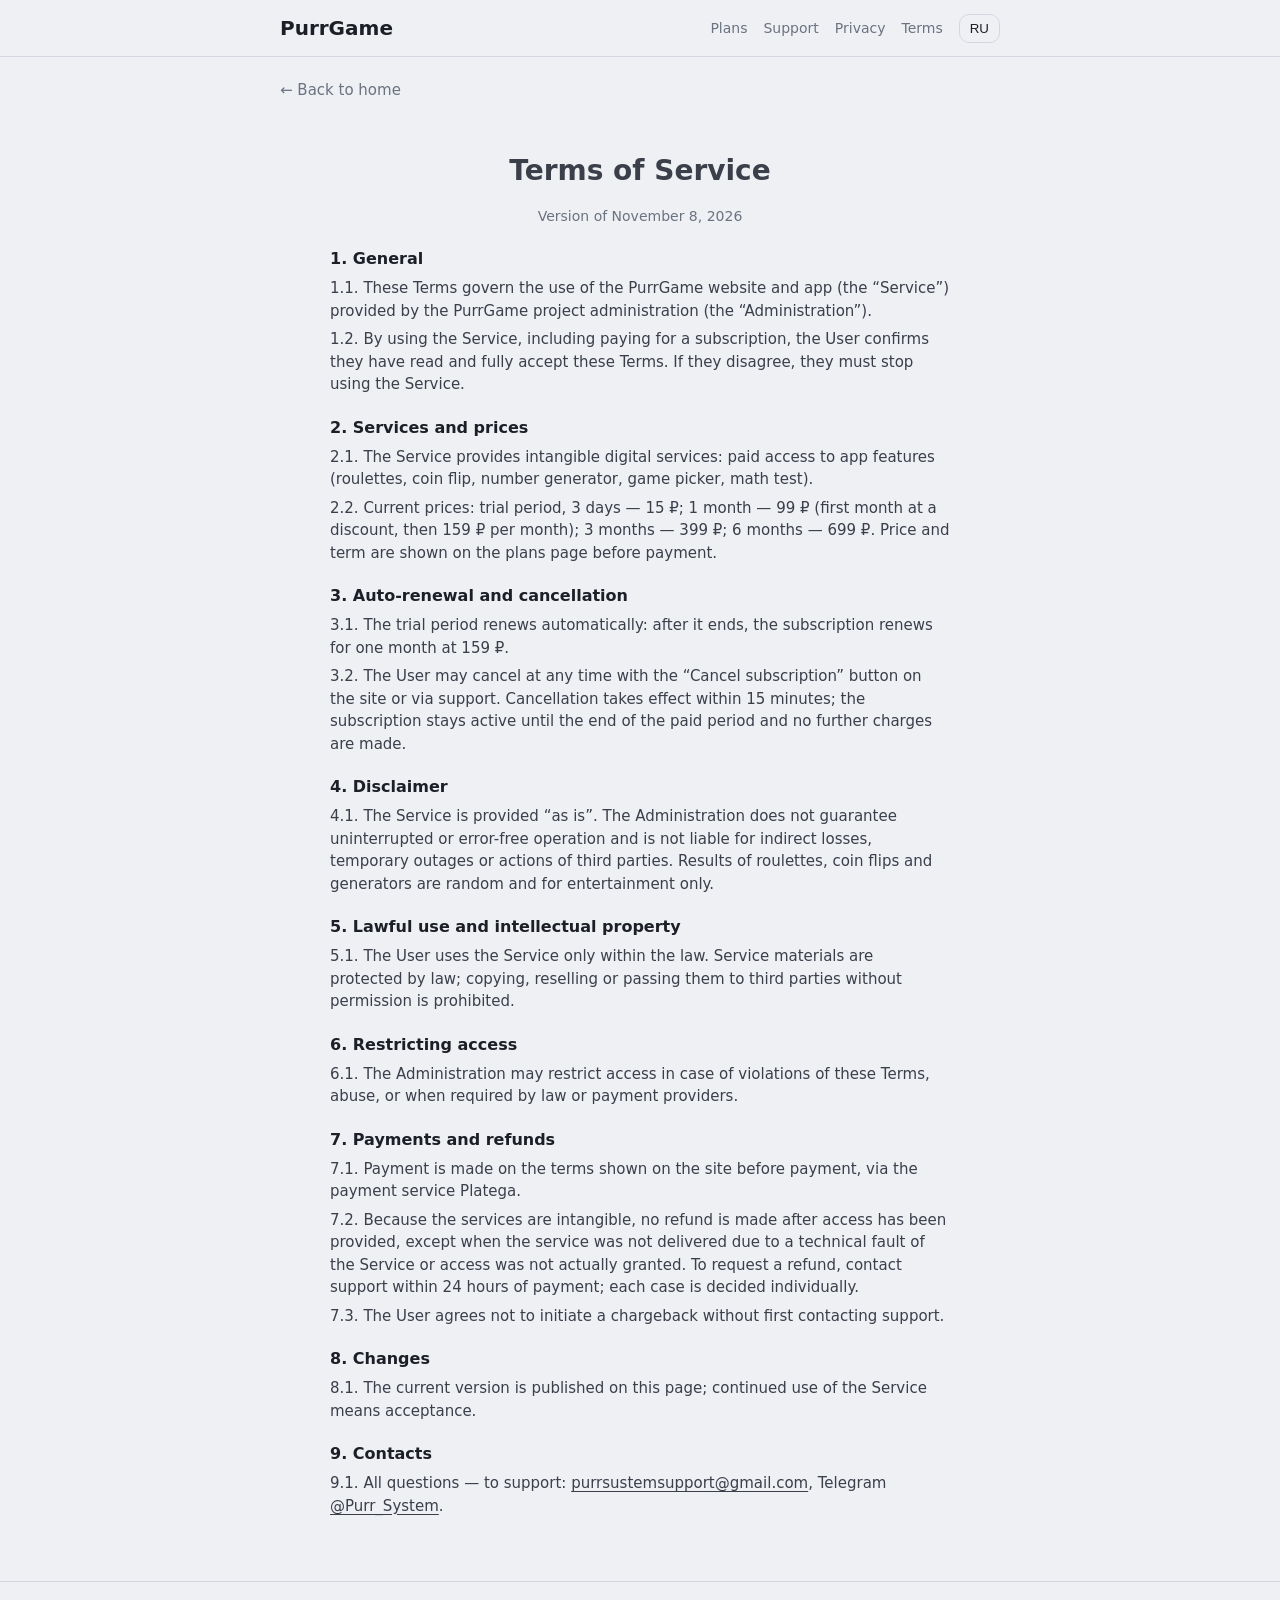
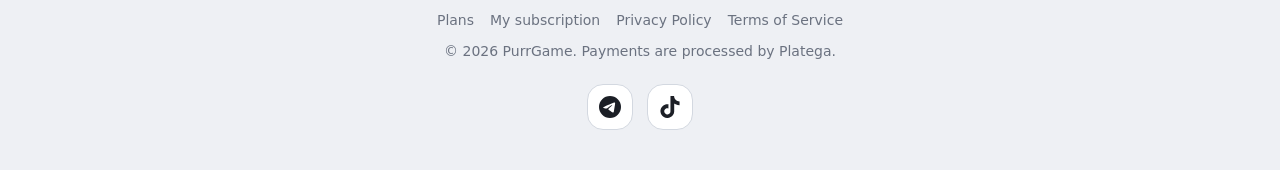
<file: terms.html>
<!DOCTYPE html>
<html lang="ru" data-lang="ru" data-t-ru="Пользовательское соглашение — PurrGame" data-t-en="Terms of Service — PurrGame">
<head>
<meta charset="utf-8">
<meta name="viewport" content="width=device-width, initial-scale=1, viewport-fit=cover">
<meta name="color-scheme" content="dark light">
<title>Пользовательское соглашение — PurrGame</title>
<style>
/* Тема подхватывается автоматически из настроек устройства (тёмная / светлая) */
  :root { --bg:#121418; --card:#1e2229; --card2:#262b34; --line:#343a45; --text:#eef0f4; --muted:#9099a8; --acc:#f0f2f6; --hdr:rgba(18,20,24,.92); --doc:#cfd3db; --strong:#c9ced8; }
  @media (prefers-color-scheme: light) {
    :root { --bg:#eef0f4; --card:#ffffff; --card2:#f7f8fb; --line:#d3d8e0; --text:#1c1f26; --muted:#6b7280; --acc:#1c1f26; --hdr:rgba(238,240,244,.92); --doc:#3a3f4a; --strong:#1c1f26; }
  }
  * { box-sizing:border-box; margin:0; padding:0; -webkit-tap-highlight-color:transparent; }
  html { scroll-behavior:smooth; scroll-padding-top:70px; background:var(--bg); }
  body { background:var(--bg); color:var(--text); font-family:system-ui,-apple-system,"Segoe UI",Roboto,Arial,sans-serif; line-height:1.5; overflow-x:hidden; }
  a { color:inherit; }
  .en { display:none; }
  html[data-lang="en"] .en { display:inline; }
  html[data-lang="en"] .ru { display:none; }
  .wrap { width:100%; max-width:760px; margin:0 auto; padding:0 20px; }

  header { position:sticky; top:0; z-index:10; background:var(--hdr); backdrop-filter:blur(8px); border-bottom:1px solid var(--line); }
  header .wrap { display:flex; align-items:center; justify-content:space-between; gap:12px; height:56px; }
  .logo { font-weight:800; font-size:20px; text-decoration:none; }
  nav { display:flex; align-items:center; gap:16px; font-size:14px; color:var(--muted); }
  nav a { text-decoration:none; } nav a:hover { color:var(--text); }
  .lang { padding:6px 10px; font:700 13px inherit; color:var(--text); background:none; border:1px solid var(--line); border-radius:10px; cursor:pointer; }

  .sq { border-radius:30px; }
  @supports (corner-shape:squircle) { .sq { corner-shape:squircle; border-radius:48px; } }

  .hero { text-align:center; padding:56px 0 28px; }
  .hero h1 { font-size:clamp(32px,8vw,48px); line-height:1.1; font-weight:800; }
  .hero p { max-width:480px; margin:14px auto 24px; color:var(--muted); font-size:17px; }
  .btn { display:inline-block; padding:15px 28px; font:700 17px/1 inherit; text-align:center; text-decoration:none; color:var(--bg); background:var(--acc); border:0; cursor:pointer; }
  .btn:active { opacity:.8; }
  h2 { font-size:28px; font-weight:800; text-align:center; padding:48px 0 8px; }
  .sub { text-align:center; color:var(--muted); max-width:460px; margin:0 auto 26px; }

  .feat { display:grid; grid-template-columns:repeat(auto-fit,minmax(150px,1fr)); gap:12px; }
  .feat div { background:var(--card); border:1px solid var(--line); padding:18px; text-align:center; font-weight:600; font-size:15px; }
  .feat i { display:block; font-style:normal; font-size:30px; margin-bottom:6px; }

  .plans { display:grid; grid-template-columns:repeat(auto-fit,minmax(0,340px)); justify-content:center; gap:22px 18px; padding-top:12px; }
  .plan { position:relative; width:100%; background:var(--card); border:1px solid var(--line); padding:34px 24px 24px; display:flex; flex-direction:column; text-align:center; }
  .plan.best { border-color:var(--strong); background:var(--card2); }
  .badge { position:absolute; top:-13px; left:50%; transform:translateX(-50%); white-space:nowrap; padding:6px 14px; font-size:13px; font-weight:700; color:var(--bg); background:var(--acc); border-radius:20px; }
  .plan h3 { font-size:19px; font-weight:700; color:var(--muted); }
  .price { font-size:46px; font-weight:800; line-height:1.15; padding-top:6px; }
  .price small { font-size:22px; font-weight:700; }
  .note { margin:6px 0 18px; min-height:42px; font-size:14px; color:var(--muted); }
  .auto { margin-top:-8px; margin-bottom:14px; font-size:12px; opacity:.5; }
  .plan .btn { margin-top:auto; width:100%; }
  .agree { text-align:center; font-size:13px; color:var(--muted); margin-top:20px; }

  #mysub { display:none; max-width:340px; margin:30px auto 0; background:var(--card2); border:1px solid var(--strong); padding:24px; text-align:center; }
  #mysub.on { display:block; }
  #mysub h3 { font-size:20px; } #mysub p { color:var(--muted); font-size:14px; margin-top:6px; }
  .link { margin-top:16px; padding:12px 18px; font:600 15px inherit; color:var(--text); background:none; border:1px solid var(--line); border-radius:16px; cursor:pointer; }
  .ask { display:none; margin-top:16px; } .ask.on { display:block; }
  .ask b { display:block; font-size:18px; margin-bottom:12px; }
  .ask .row { display:flex; gap:10px; justify-content:center; }
  .ask button { flex:1; max-width:120px; padding:12px; font:700 16px inherit; border-radius:16px; border:1px solid var(--line); cursor:pointer; }
  .yes { background:var(--acc); color:var(--bg); } .no { background:var(--card); color:var(--text); }
  .done { display:none; margin-top:16px; } .done.on { display:block; }
  .done b { display:block; font-size:16px; }

  .contacts { max-width:460px; margin:0 auto; background:var(--card); border:1px solid var(--line); padding:24px; text-align:center; }
  .contacts p { margin:6px 0; }
  .contacts a, .doc a { text-decoration:underline; text-underline-offset:3px; }
  .doc { max-width:660px; margin:0 auto; font-size:15px; color:var(--doc); }
  .doc h4 { font-size:16px; color:var(--text); margin:20px 0 6px; }
  .doc p { margin:6px 0; }
  .doc .date { text-align:center; color:var(--muted); font-size:14px; margin-bottom:10px; }
  footer { margin-top:64px; padding:28px 0 40px; border-top:1px solid var(--line); text-align:center; color:var(--muted); font-size:14px; }
  footer nav { justify-content:center; flex-wrap:wrap; margin-bottom:10px; }
  @media (max-width:520px) { header nav .opt { display:none; } nav { gap:12px; font-size:13px; } }

  /* ===== тарифы в виде строк с галочками (новый вид) ===== */
  .plan { display:block; text-align:left; padding:28px 22px 22px; }
  .plan .head { display:flex; justify-content:space-between; align-items:flex-start; gap:12px; }
  .plan h3 { font-size:20px; font-weight:800; color:var(--text); padding-top:6px; }
  .pr { text-align:right; }
  .old { font-size:15px; color:var(--muted); text-decoration:line-through; min-height:20px; }
  .price { font-size:38px; padding-top:0; white-space:nowrap; }
  .off { display:inline-block; margin-top:2px; padding:1px 9px; font-size:13px; font-weight:800; color:var(--bg); background:var(--acc); border-radius:10px; }
  .ticks { list-style:none; display:grid; gap:9px; margin:18px 0 20px; font-size:15px; }
  .ticks li::before { content:"✓"; margin-right:10px; font-weight:800; }
  .badge { left:22px; transform:none; }
  .plan .auto { margin:-6px 0 14px; }
  .plan .btn { margin-top:0; }

  /* ===== страница подписки, документы, соцсети ===== */
  .page { padding:32px 0 8px; }
  .back { display:inline-block; margin:22px 0 0; color:var(--muted); text-decoration:none; font-size:15px; }
  .nosub { display:none; text-align:center; max-width:340px; margin:30px auto 0; padding:24px; background:var(--card); border:1px solid var(--line); }
  .nosub.on { display:block; }
  .nosub p { color:var(--muted); margin-bottom:16px; }
  .social { display:flex; justify-content:center; gap:14px; margin-top:22px; }
  .social a { width:46px; height:46px; display:flex; align-items:center; justify-content:center; color:var(--text); background:var(--card); border:1px solid var(--line); border-radius:16px; }
  .social a:active { opacity:.7; }
  .social svg { width:22px; height:22px; fill:currentColor; }

</style>
<script>
/* PurrGame — общий скрипт */
/* Язык по устройству (ru/be/kk → русский, иначе английский); кнопка RU/EN запоминает выбор */
(function () {
  var l = null, h = document.documentElement;
  try { l = localStorage.getItem("pg_site_lang"); } catch (e) {}
  if (l !== "ru" && l !== "en") {
    var n = (navigator.languages && navigator.languages[0]) || navigator.language || "ru";
    l = /^(ru|be|kk)/i.test(n) ? "ru" : "en";
  }
  h.setAttribute("data-lang", l); h.lang = l;
  document.title = h.getAttribute("data-t-" + l) || document.title;
})();

/* Ссылки на оплату Platega — вставьте свои между кавычками. Пока пусто, кнопка работает в демо-режиме. */
var PAY = { trial: "", m1: "", m3: "", m6: "" };
var NAMES = {
  trial: ["Пробный период · 3 дня", "Trial period · 3 days"], m1: ["1 месяц", "1 month"],
  m3: ["3 месяца", "3 months"], m6: ["6 месяцев", "6 months"]
};
function ls(k, v) {
  try { if (v === undefined) return localStorage.getItem(k); if (v === null) localStorage.removeItem(k); else localStorage.setItem(k, v); } catch (e) {}
  return null;
}

document.addEventListener("DOMContentLoaded", function () {
  var h = document.documentElement;
  var lb = document.getElementById("lang");
  if (lb) lb.addEventListener("click", function () {
    var en = h.getAttribute("data-lang") !== "en", l = en ? "en" : "ru";
    h.setAttribute("data-lang", l); h.lang = l;
    document.title = h.getAttribute("data-t-" + l) || document.title;
    try { localStorage.setItem("pg_site_lang", l); } catch (e) {}
  });

  var box = document.getElementById("mysub");
  if (!box) return;                                   /* дальше — только главная страница */
  var nameEl = document.getElementById("subname"), ask = document.getElementById("ask"),
      done = document.getElementById("done"), cancelBtn = document.getElementById("cancelBtn");

  function show() {
    var plan = ls("pg_plan"), canceled = ls("pg_cancel") === "1";
    if (!plan || !NAMES[plan]) { box.classList.remove("on"); return; }
    box.classList.add("on");
    nameEl.innerHTML = '<span class="ru">Тариф: ' + NAMES[plan][0] + '</span><span class="en">Plan: ' + NAMES[plan][1] + '</span>';
    cancelBtn.style.display = canceled ? "none" : "";
    ask.classList.remove("on"); done.classList.toggle("on", canceled);
  }

  document.querySelectorAll(".buy").forEach(function (a) {
    var key = a.getAttribute("data-plan"), url = PAY[key];
    a.href = url || "#mysub";
    a.addEventListener("click", function (e) {
      ls("pg_plan", key); ls("pg_cancel", null);
      if (!url) { e.preventDefault(); show(); box.scrollIntoView({ behavior: "smooth", block: "center" }); }   /* демо */
    });
  });

  cancelBtn.addEventListener("click", function () { ask.classList.add("on"); cancelBtn.style.display = "none"; });
  document.getElementById("no").addEventListener("click", function () { ask.classList.remove("on"); cancelBtn.style.display = ""; });
  document.getElementById("yes").addEventListener("click", function () { ls("pg_cancel", "1"); show(); });
  show();
});

</script>
</head>
<body>
<header>
  <div class="wrap">
    <a class="logo" href="index.html">PurrGame</a>
    <nav>
      <a class="opt" href="index.html#plans"><span class="ru">Тарифы</span><span class="en">Plans</span></a>
      <a class="opt" href="index.html#support"><span class="ru">Поддержка</span><span class="en">Support</span></a>
      <a href="privacy.html"><span class="ru">Политика</span><span class="en">Privacy</span></a>
      <a href="terms.html"><span class="ru">Соглашение</span><span class="en">Terms</span></a>
      <button class="lang" id="lang" type="button"><span class="ru">EN</span><span class="en">RU</span></button>
    </nav>
  </div>
</header>
<main><div class="wrap"><a class="back" href="index.html"><span class="ru">← На главную</span><span class="en">← Back to home</span></a></div><section class="wrap doc" id="terms">
    <h2><span class="ru">Пользовательское соглашение</span><span class="en">Terms of Service</span></h2>
    <p class="date"><span class="ru">Редакция от 8 ноября 2026 г.</span><span class="en">Version of November 8, 2026</span></p>
    <h4><span class="ru">1. Общие положения</span><span class="en">1. General</span></h4>
    <p><span class="ru">1.1. Соглашение регулирует использование сайта и приложения PurrGame (далее — «Сервис»), предоставляемого Администрацией проекта PurrGame (далее — «Администрация»).</span><span class="en">1.1. These Terms govern the use of the PurrGame website and app (the “Service”) provided by the PurrGame project administration (the “Administration”).</span></p>
    <p><span class="ru">1.2. Используя Сервис, включая оплату подписки, Пользователь подтверждает, что ознакомился с Соглашением и принимает его в полном объёме. При несогласии он обязан прекратить использование Сервиса.</span><span class="en">1.2. By using the Service, including paying for a subscription, the User confirms they have read and fully accept these Terms. If they disagree, they must stop using the Service.</span></p>
    <h4><span class="ru">2. Услуги и тарифы</span><span class="en">2. Services and prices</span></h4>
    <p><span class="ru">2.1. Сервис предоставляет цифровые услуги нематериального характера: платный доступ к функциям приложения (рулетки, монетка, генератор чисел, подбор игры, математический тест).</span><span class="en">2.1. The Service provides intangible digital services: paid access to app features (roulettes, coin flip, number generator, game picker, math test).</span></p>
    <p><span class="ru">2.2. Действующие тарифы: пробный период, 3 дня — 15 ₽; 1 месяц — 99 ₽ (первый месяц со скидкой, далее 159 ₽ в месяц); 3 месяца — 399 ₽; 6 месяцев — 699 ₽. Цена и срок указываются на странице тарифов до оплаты.</span><span class="en">2.2. Current prices: trial period, 3 days — 15 ₽; 1 month — 99 ₽ (first month at a discount, then 159 ₽ per month); 3 months — 399 ₽; 6 months — 699 ₽. Price and term are shown on the plans page before payment.</span></p>
    <h4><span class="ru">3. Автопродление и отмена</span><span class="en">3. Auto-renewal and cancellation</span></h4>
    <p><span class="ru">3.1. Пробный период продлевается автоматически: после его окончания подписка продлевается на месяц по цене 159 ₽.</span><span class="en">3.1. The trial period renews automatically: after it ends, the subscription renews for one month at 159 ₽.</span></p>
    <p><span class="ru">3.2. Пользователь может отменить подписку в любой момент кнопкой «Отменить подписку» на сайте или через поддержку. Отмена вступает в силу в течение 15 минут; подписка действует до окончания оплаченного периода, последующие списания прекращаются.</span><span class="en">3.2. The User may cancel at any time with the “Cancel subscription” button on the site or via support. Cancellation takes effect within 15 minutes; the subscription stays active until the end of the paid period and no further charges are made.</span></p>
    <h4><span class="ru">4. Отказ от гарантий</span><span class="en">4. Disclaimer</span></h4>
    <p><span class="ru">4.1. Сервис предоставляется «как есть». Администрация не гарантирует бесперебойную и безошибочную работу и не отвечает за косвенные убытки, временные сбои и действия третьих лиц. Результаты рулеток, монеты и генераторов случайны и носят развлекательный характер.</span><span class="en">4.1. The Service is provided “as is”. The Administration does not guarantee uninterrupted or error-free operation and is not liable for indirect losses, temporary outages or actions of third parties. Results of roulettes, coin flips and generators are random and for entertainment only.</span></p>
    <h4><span class="ru">5. Законность и интеллектуальная собственность</span><span class="en">5. Lawful use and intellectual property</span></h4>
    <p><span class="ru">5.1. Пользователь использует Сервис только в рамках закона. Материалы Сервиса охраняются законом; копировать, перепродавать и передавать их третьим лицам без разрешения запрещено.</span><span class="en">5.1. The User uses the Service only within the law. Service materials are protected by law; copying, reselling or passing them to third parties without permission is prohibited.</span></p>
    <h4><span class="ru">6. Ограничение доступа</span><span class="en">6. Restricting access</span></h4>
    <p><span class="ru">6.1. Администрация вправе ограничить доступ при нарушении Соглашения, злоупотреблениях, а также по требованию закона или платёжных провайдеров.</span><span class="en">6.1. The Administration may restrict access in case of violations of these Terms, abuse, or when required by law or payment providers.</span></p>
    <h4><span class="ru">7. Платежи и возвраты</span><span class="en">7. Payments and refunds</span></h4>
    <p><span class="ru">7.1. Оплата производится на условиях, указанных на сайте до оплаты, через платёжный сервис Platega.</span><span class="en">7.1. Payment is made on the terms shown on the site before payment, via the payment service Platega.</span></p>
    <p><span class="ru">7.2. Из-за нематериального характера услуг возврат после предоставления доступа не осуществляется, кроме случаев, когда услуга не оказана по технической вине Сервиса или доступ фактически не предоставлен. Для рассмотрения возврата нужно обратиться в поддержку в течение 24 часов с момента оплаты; решение принимается индивидуально.</span><span class="en">7.2. Because the services are intangible, no refund is made after access has been provided, except when the service was not delivered due to a technical fault of the Service or access was not actually granted. To request a refund, contact support within 24 hours of payment; each case is decided individually.</span></p>
    <p><span class="ru">7.3. Пользователь обязуется не инициировать возврат платежа (chargeback) без предварительного обращения в поддержку.</span><span class="en">7.3. The User agrees not to initiate a chargeback without first contacting support.</span></p>
    <h4><span class="ru">8. Изменение условий</span><span class="en">8. Changes</span></h4>
    <p><span class="ru">8.1. Актуальная версия Соглашения публикуется на этой странице; продолжение использования Сервиса означает согласие с ней.</span><span class="en">8.1. The current version is published on this page; continued use of the Service means acceptance.</span></p>
    <h4><span class="ru">9. Контакты</span><span class="en">9. Contacts</span></h4>
    <p><span class="ru">9.1. Все вопросы — в поддержку:</span><span class="en">9.1. All questions — to support:</span> <a href="mailto:purrsustemsupport@gmail.com">purrsustemsupport@gmail.com</a>, Telegram <a href="https://t.me/Purr_System">@Purr_System</a>.</p>
  </section></main>
<footer>
  <div class="wrap">
    <nav>
      <a href="index.html#plans"><span class="ru">Тарифы</span><span class="en">Plans</span></a>
      <a href="index.html#mysub"><span class="ru">Моя подписка</span><span class="en">My subscription</span></a>
      <a href="privacy.html"><span class="ru">Политика конфиденциальности</span><span class="en">Privacy Policy</span></a>
      <a href="terms.html"><span class="ru">Пользовательское соглашение</span><span class="en">Terms of Service</span></a>
    </nav>
    <p><span class="ru">© 2026 PurrGame. Оплата принимается через Platega.</span><span class="en">© 2026 PurrGame. Payments are processed by Platega.</span></p>
    <div class="social">
      <a href="https://t.me/PurrSystem" target="_blank" rel="noopener" aria-label="Telegram"><svg viewBox="0 0 24 24" aria-hidden="true"><path d="M11.944 0A12 12 0 0 0 0 12a12 12 0 0 0 12 12 12 12 0 0 0 12-12A12 12 0 0 0 12 0a12 12 0 0 0-.056 0zm4.962 7.224c.1-.002.321.023.465.14a.506.506 0 0 1 .171.325c.016.093.036.306.02.472-.18 1.898-.962 6.502-1.36 8.627-.168.9-.499 1.201-.82 1.23-.696.065-1.225-.46-1.9-.902-1.056-.693-1.653-1.124-2.678-1.8-1.185-.78-.417-1.21.258-1.91.177-.184 3.247-2.977 3.307-3.23.007-.032.014-.15-.056-.212s-.174-.041-.249-.024c-.106.024-1.793 1.14-5.061 3.345-.48.33-.913.49-1.302.48-.428-.008-1.252-.241-1.865-.44-.752-.245-1.349-.374-1.297-.789.027-.216.325-.437.893-.663 3.498-1.524 5.83-2.529 6.998-3.014 3.332-1.386 4.025-1.627 4.476-1.635z"/></svg></a>
      <a href="https://www.tiktok.com/@purrsustem" target="_blank" rel="noopener" aria-label="TikTok"><svg viewBox="0 0 24 24" aria-hidden="true"><path d="M12.525.02c1.31-.02 2.61-.01 3.91-.02.08 1.53.63 3.09 1.75 4.17 1.12 1.11 2.7 1.62 4.24 1.79v4.03c-1.44-.05-2.89-.35-4.2-.97-.57-.26-1.1-.59-1.62-.93-.01 2.92.01 5.84-.02 8.75-.08 1.4-.54 2.79-1.35 3.94-1.31 1.92-3.58 3.17-5.91 3.21-1.43.08-2.86-.31-4.08-1.03-2.02-1.19-3.44-3.37-3.65-5.71-.02-.5-.03-1-.01-1.49.18-1.9 1.12-3.72 2.58-4.96 1.66-1.44 3.98-2.13 6.15-1.72.02 1.48-.04 2.96-.04 4.44-.99-.32-2.15-.23-3.02.37-.63.41-1.11 1.04-1.36 1.75-.21.51-.15 1.07-.14 1.61.24 1.64 1.82 3.02 3.5 2.87 1.12-.01 2.19-.66 2.77-1.61.19-.33.4-.67.41-1.06.1-1.79.06-3.57.07-5.36.01-4.03-.01-8.05.02-12.07z"/></svg></a>
    </div>
  </div>
</footer>
</body>
</html>
</file>
